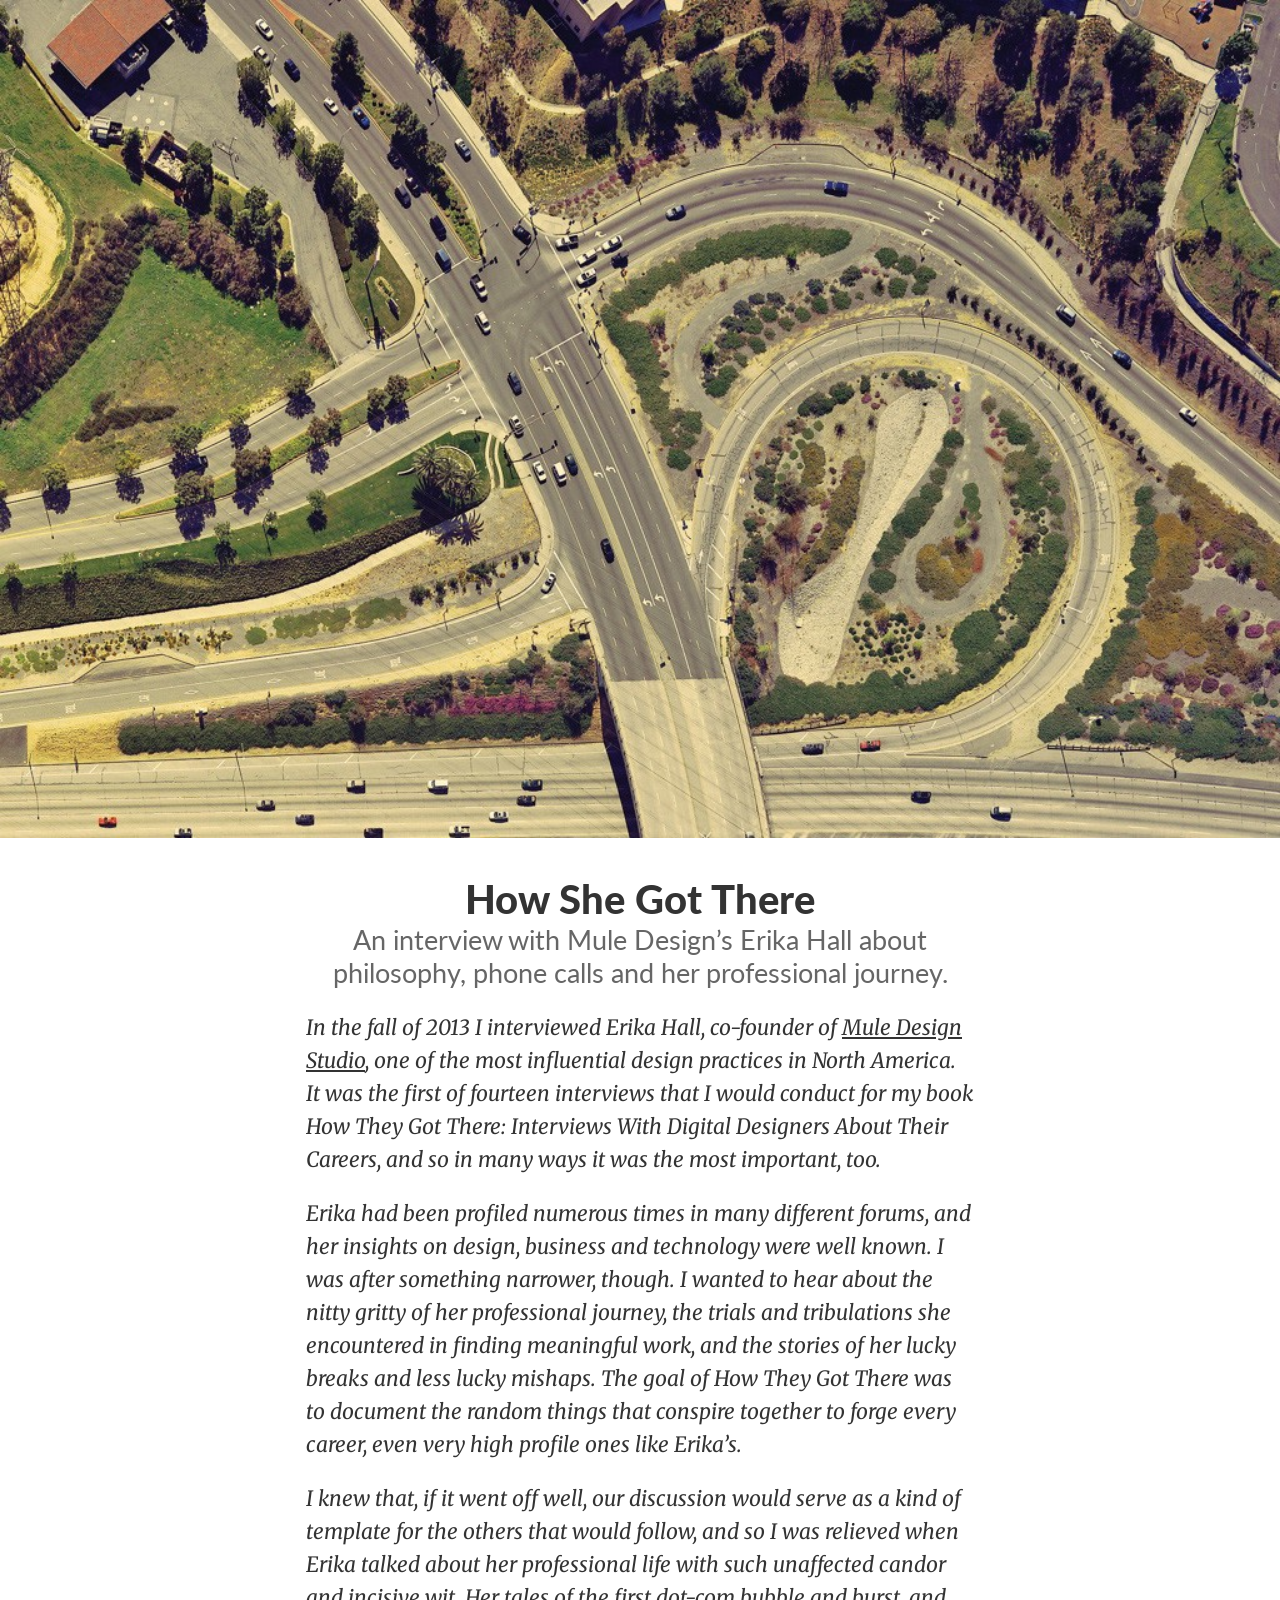
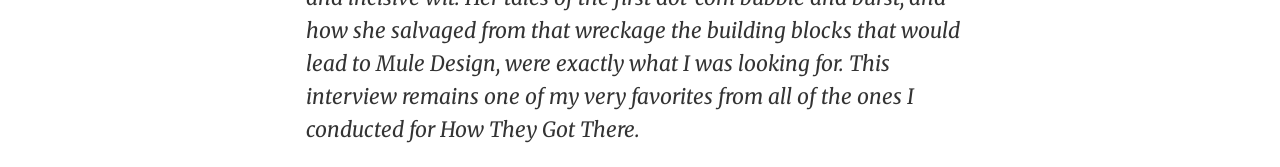
<file: 161018/index.html>
<!doctype html>
<html lang="en">
  <head>
    <title>Medium article</title>
    <meta charset="utf-8">
    <link href="https://fonts.googleapis.com/css?family=Lato" rel="stylesheet">
    <link href="https://fonts.googleapis.com/css?family=Merriweather" rel="stylesheet">
    <link href="style.css" rel="stylesheet">
  </head>
  <body>
    <img src="road.jpg" alt="crossroad">
    <article>
      <h1>How She Got There</h1>
      <h2>
        An interview with Mule Design’s Erika Hall about philosophy, phone calls and her professional journey.
      </h2>
      <p>
        <em>
          In the fall of 2013 I interviewed Erika Hall, co-founder of <a href="http://muledesign.com/">Mule Design Studio</a>, one of the most influential design practices in North America. It was the first of fourteen interviews that I would conduct for my book How They Got There: Interviews With Digital Designers About Their Careers, and so in many ways it was the most important, too.
        </em>
      </p>
      <p>
        <em>
          Erika had been profiled numerous times in many different forums, and her insights on design, business and technology were well known. I was after something narrower, though. I wanted to hear about the nitty gritty of her professional journey, the trials and tribulations she encountered in finding meaningful work, and the stories of her lucky breaks and less lucky mishaps. The goal of How They Got There was to document the random things that conspire together to forge every career, even very high profile ones like Erika’s.
        </em>
      </p>
      <p>
        <em>
          I knew that, if it went off well, our discussion would serve as a kind of template for the others that would follow, and so I was relieved when Erika talked about her professional life with such unaffected candor and incisive wit. Her tales of the first dot-com bubble and burst, and how she salvaged from that wreckage the building blocks that would lead to Mule Design, were exactly what I was looking for. This interview remains one of my very favorites from all of the ones I conducted for How They Got There.
        </em>
      </p>
    </article>
  </body>
</html>
</file>
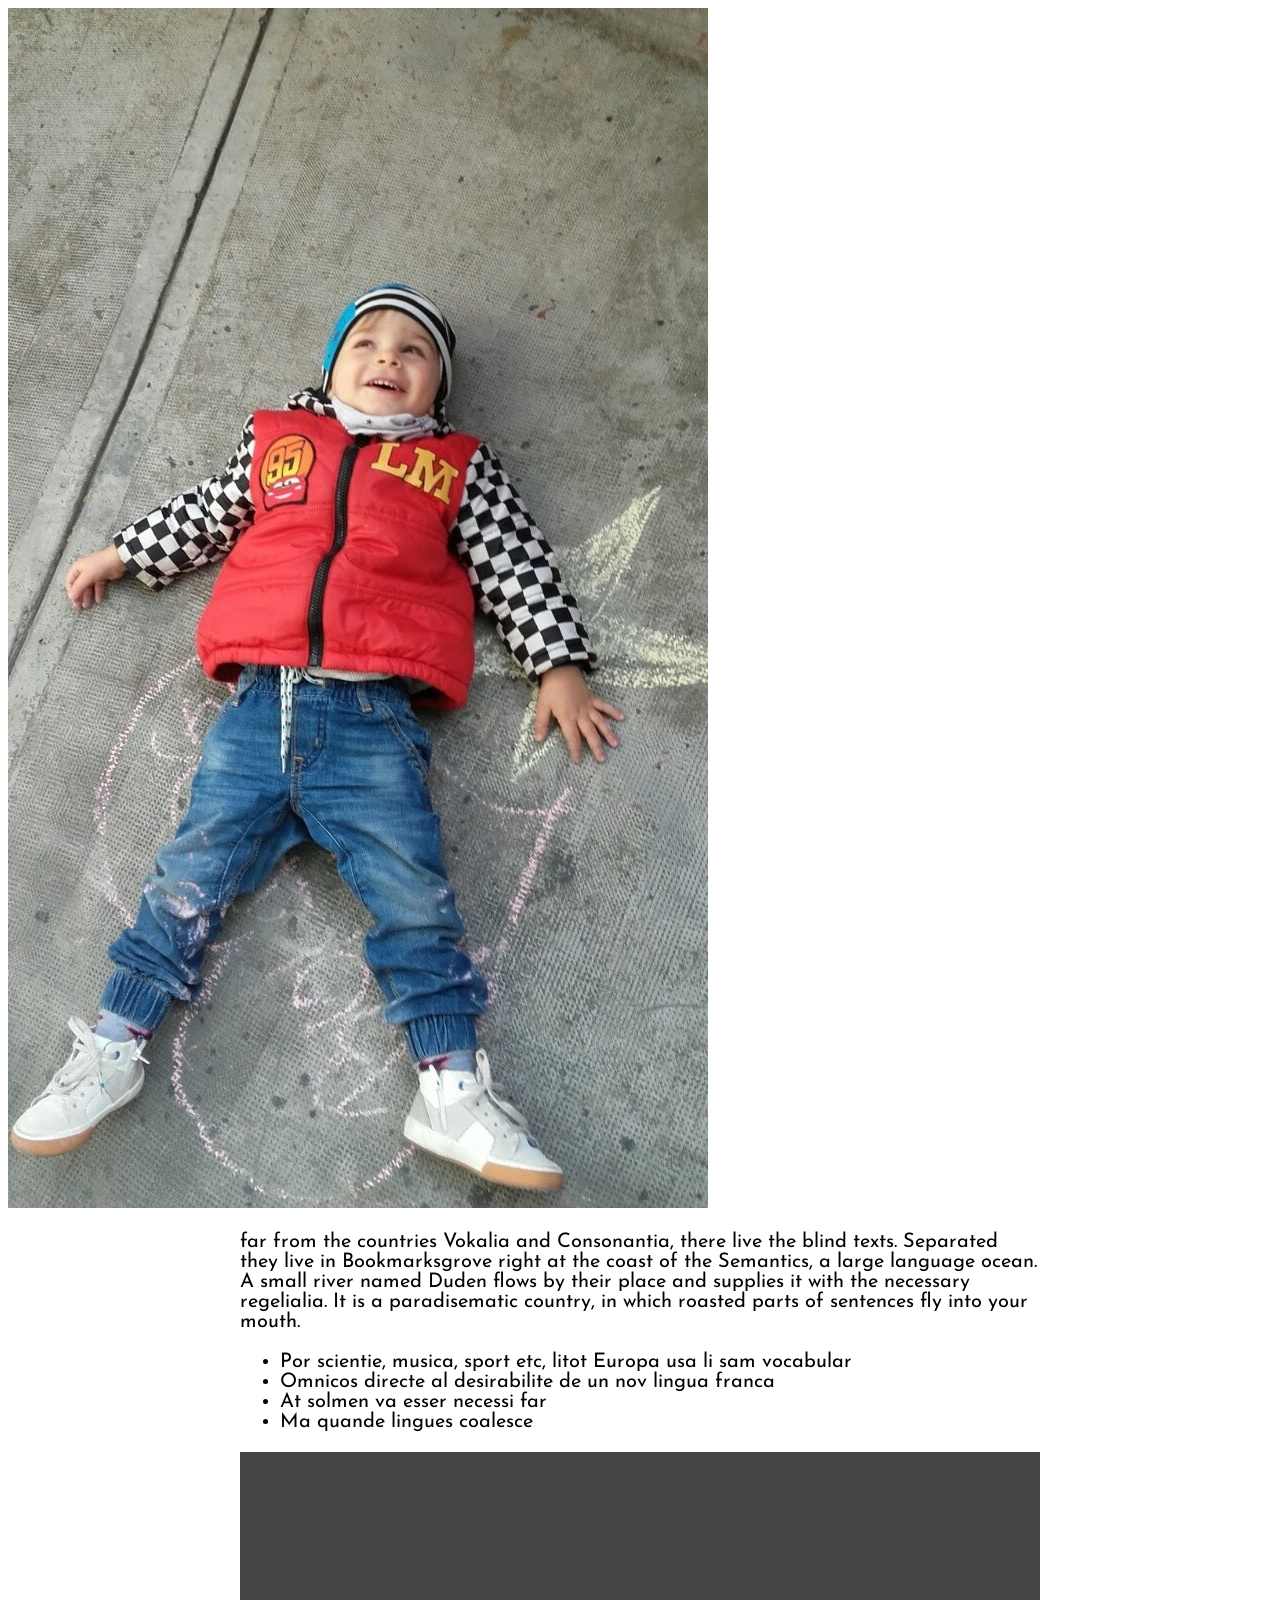
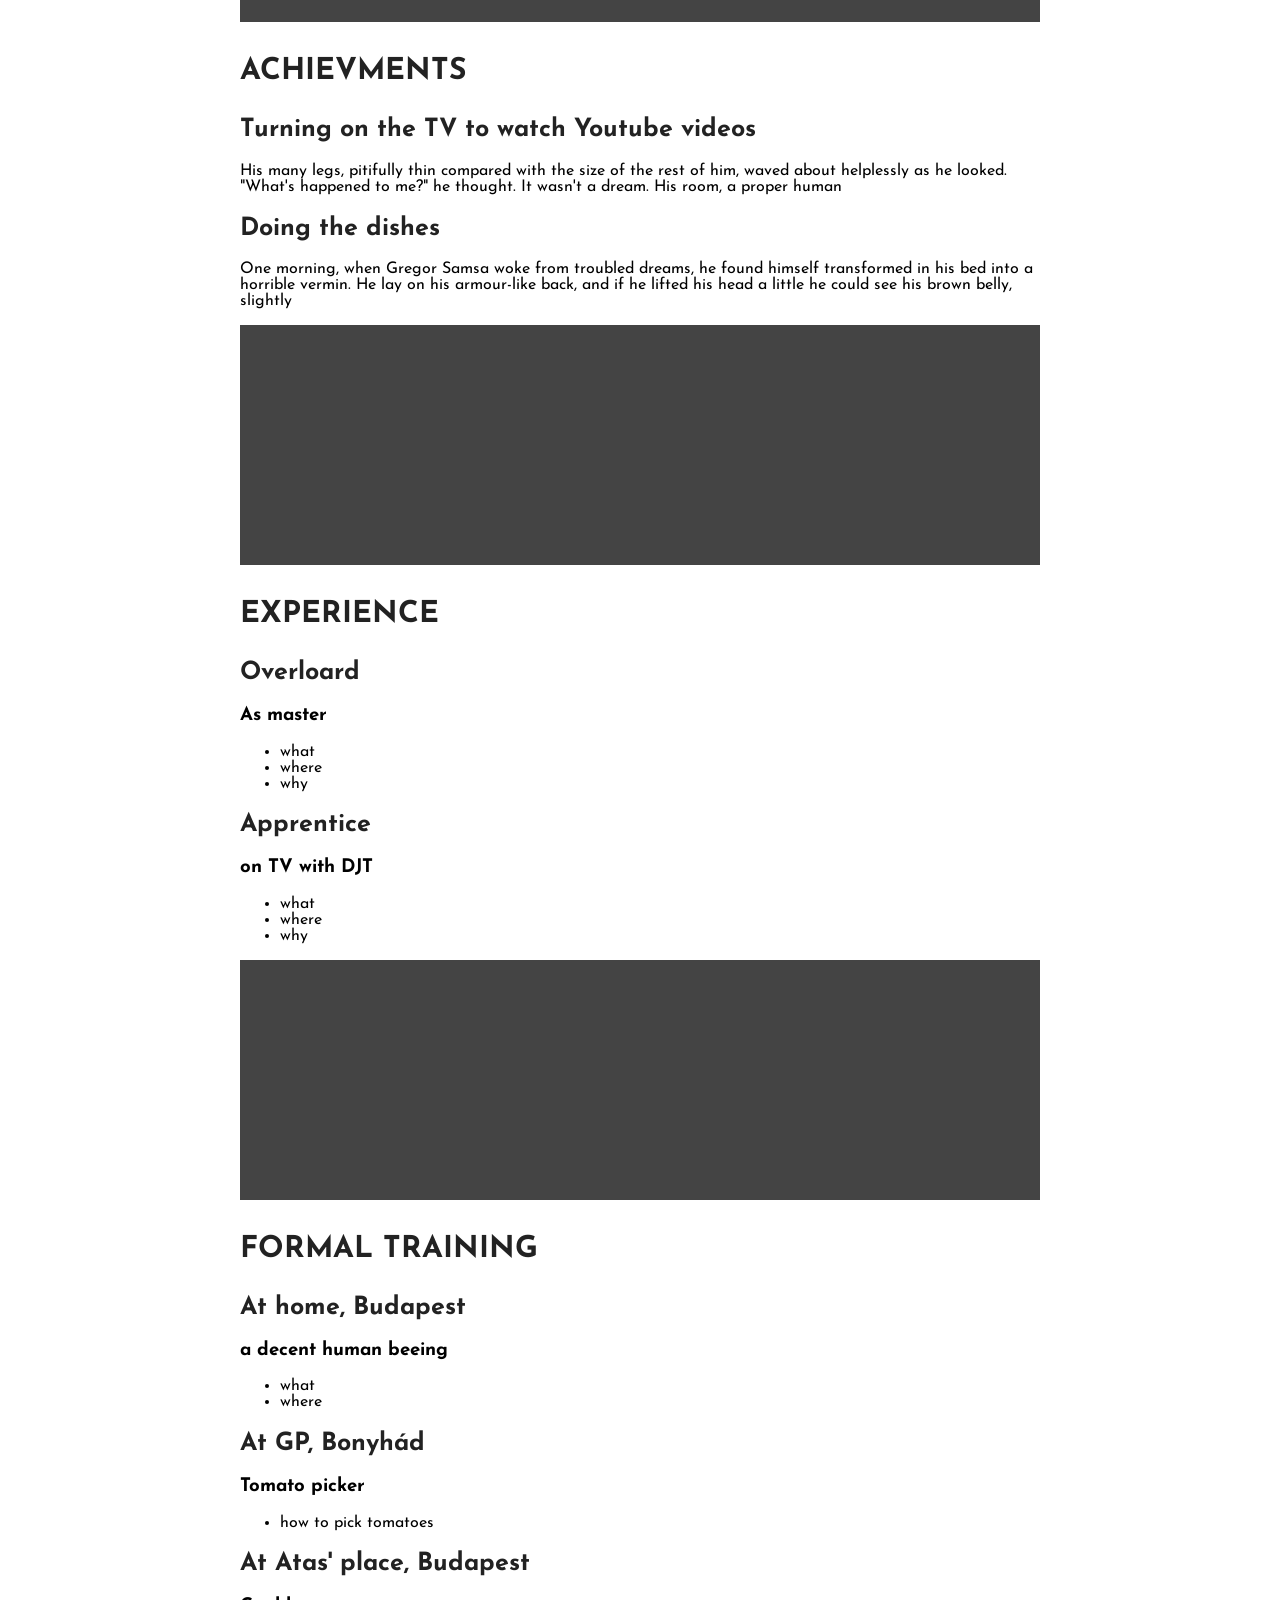
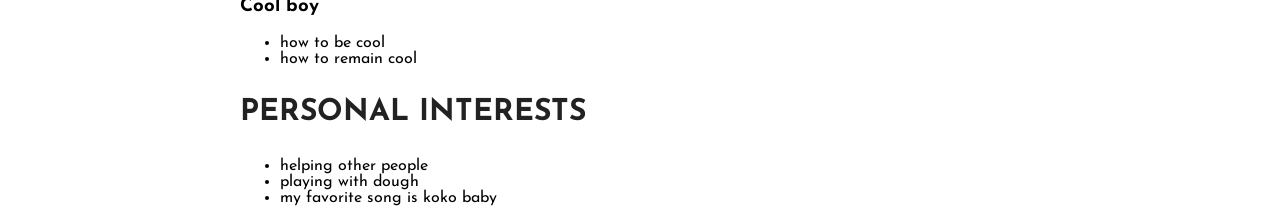
<file: 161021/cv/index.html>
<!doctype html>
<html lang="en">
  <head>
    <title>Nimi CV</title>
    <meta charset="utf-8">
    <link href="https://fonts.googleapis.com/css?family=Abril+Fatface|Josefin+Sans|Merriweather" rel="stylesheet">
    <link href="./style/style.css" rel="stylesheet">
  </head>
  <body>
    <header>
      <img class="top" src="./img/darklordr.jpg" alt="darklord">
    </header>
    <article>
      <section id="intro">
        <p><span class="bold>"Far far away, behind the word mountains, </span>far from the countries Vokalia and Consonantia, there live the blind texts. Separated they live in Bookmarksgrove right at the coast of the Semantics, a large language ocean. A small river named Duden flows by their place and supplies it with the necessary regelialia. It is a paradisematic country, in which roasted parts of sentences fly into your mouth.<P>
        <ul>
          <li>Por scientie, musica, sport etc, litot Europa usa li sam vocabular</li>
          <li>Omnicos directe al desirabilite de un nov lingua franca</li>
          <li>At solmen va esser necessi far </li>
          <li>Ma quande lingues coalesce </li>
        </ul>
      </section>
      <section id="achievments">
        <img src="./img/achievments.png" alt="achievments">
        <h1 class="big">Achievments</h1>
        <h2>Turning on the TV to watch Youtube videos</h2>
        <p>His many legs, pitifully thin compared with the size of the rest of him, waved about helplessly as he looked. "What's happened to me?" he thought. It wasn't a dream. His room, a proper human</p>
        <h2>Doing the dishes</h2>
        <p>One morning, when Gregor Samsa woke from troubled dreams, he found himself transformed in his bed into a horrible vermin. He lay on his armour-like back, and if he lifted his head a little he could see his brown belly, slightly</p>
      </section>
      <section id="experience">
        <img src="./img/experience.png" alt="experience">
        <h1 class="big">Experience</h1>
        <h2>Overloard</h2>
        <h3>As master</h3><ul>
          <li>what</li>
          <li>where</li>
          <li>why</li>
        </ul>
        <h2>Apprentice</h2>
        <h3>on TV with DJT</h3>
        <ul>
          <li>what</li>
          <li>where</li>
          <li>why</li>
        </ul>
      </section>
      <section id="training">
        <img src="./img/training.png" alt="training">
        <h1 class="big">Formal training</h1>
        <h2>At home, Budapest</h2>
        <h3>a decent human beeing</h3>
        <ul>
          <li>what</li>
          <li>where</li>
        </ul>
        <h2>At GP, Bonyhád</h2>
        <h3>Tomato picker</h3>
        <ul>
          <li>how to pick tomatoes</li>
        </ul>
        <h2>At Atas' place, Budapest</h2>
        <h3>Cool boy</h3>
        <ul>
          <li>how to be cool</li>
          <li>how to remain cool</li>
        </ul>
      </section>
      <section id="personal">
        <h1 class="pi">Personal Interests</h1>
        <ul>
          <li>helping other people</li>
          <li>playing with dough</li>
          <li>my favorite song is koko baby</li>
        </ul>
      </section>
    </article>
  </body>
</html>
</file>
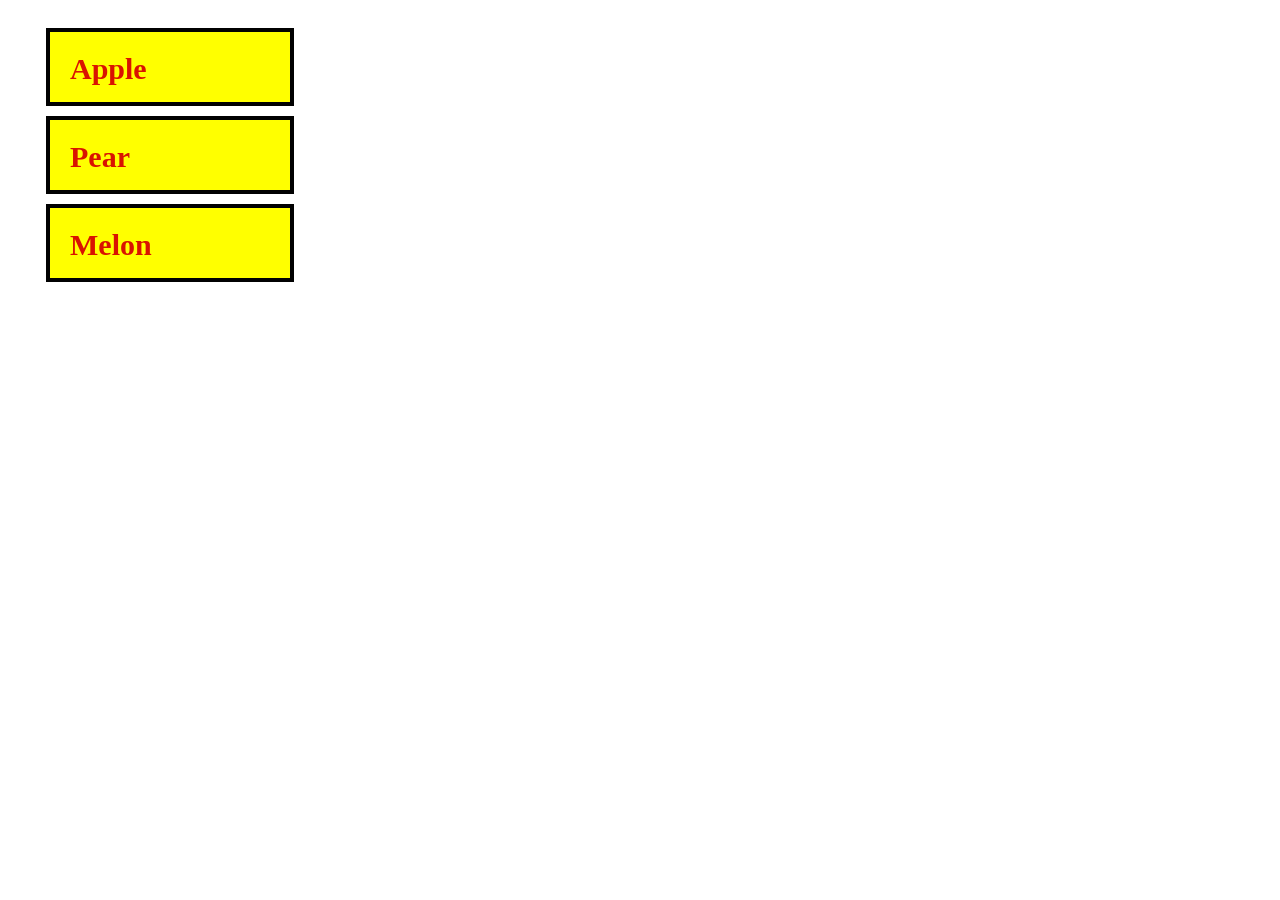
<file: 161020/excercise1/excercise1.html>
<!doctype html>
<html lang="en">
  <head>
    <title>Excercise 1</title>
    <meta charset="utf-8">
    <link href="https://fonts.googleapis.com/css?family=Roboto+Slab:400,700" rel="stylesheet">
    <link href="excercise1.css" rel="stylesheet">
  </head>
  <body>
    <section id:boxes>
      <p class="box">Apple</p>
      <p class="box">Pear</p>
      <p class="box">Melon</p>
    </section>
  </body>
</html>
</file>
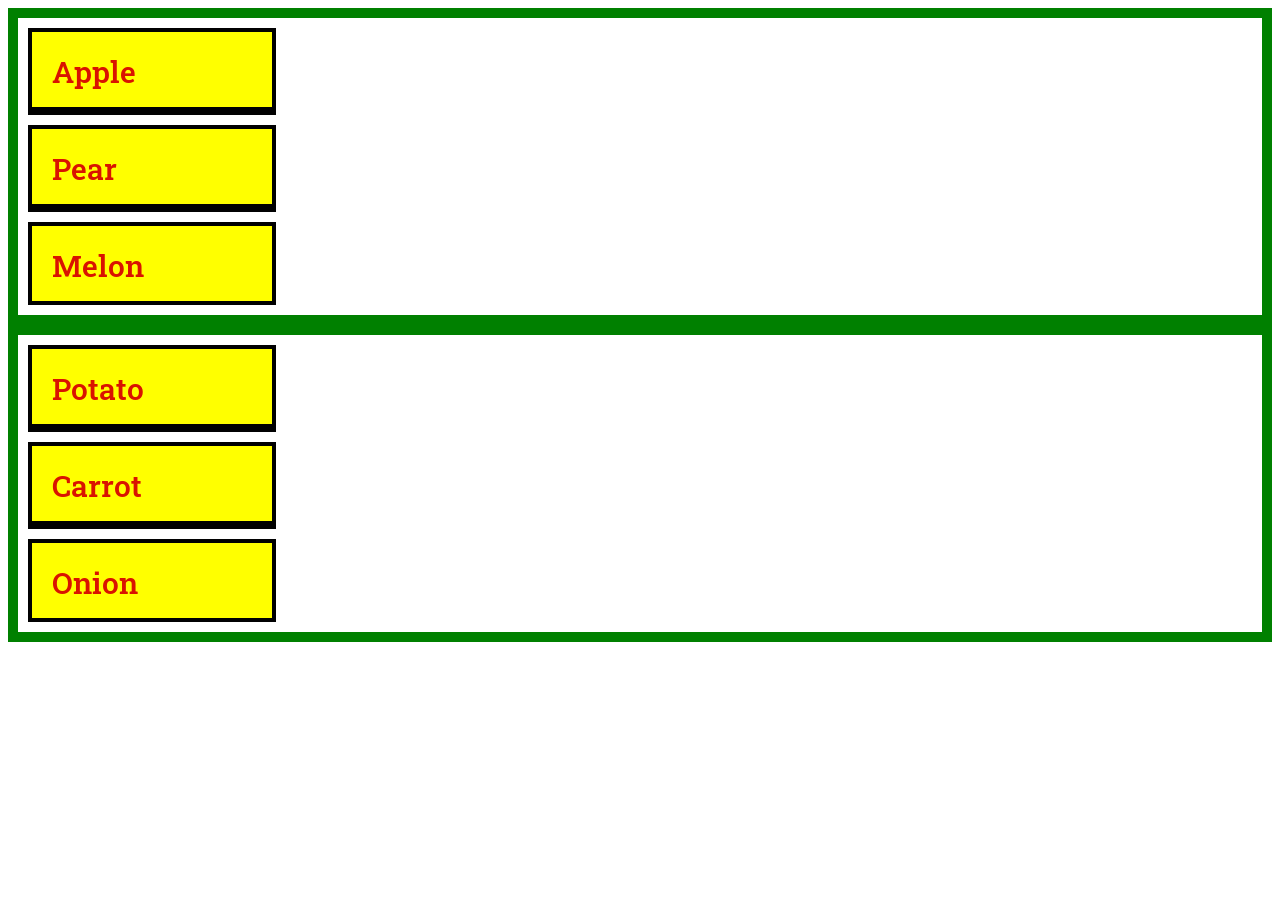
<file: 161020/excercise2/excercise2.html>
<!doctype html>
<html lang="en">
  <head>
    <title>Excercise 2</title>
    <meta charset="utf-8">
    <link href="https://fonts.googleapis.com/css?family=Roboto_slab" rel="stylesheet">
    <link href="excercise2.css" rel="stylesheet">
  </head>
  <body>
    <section id:boxes1>
      <p class="box">Apple</p>
      <p class="box">Pear</p>
      <p class="box1">Melon</p>
    </section>
    <section id:boxes2>
      <p class="box">Potato</p>
      <p class="box">Carrot</p>
      <p class="box1">Onion</p>
  </body>
</html>
</file>
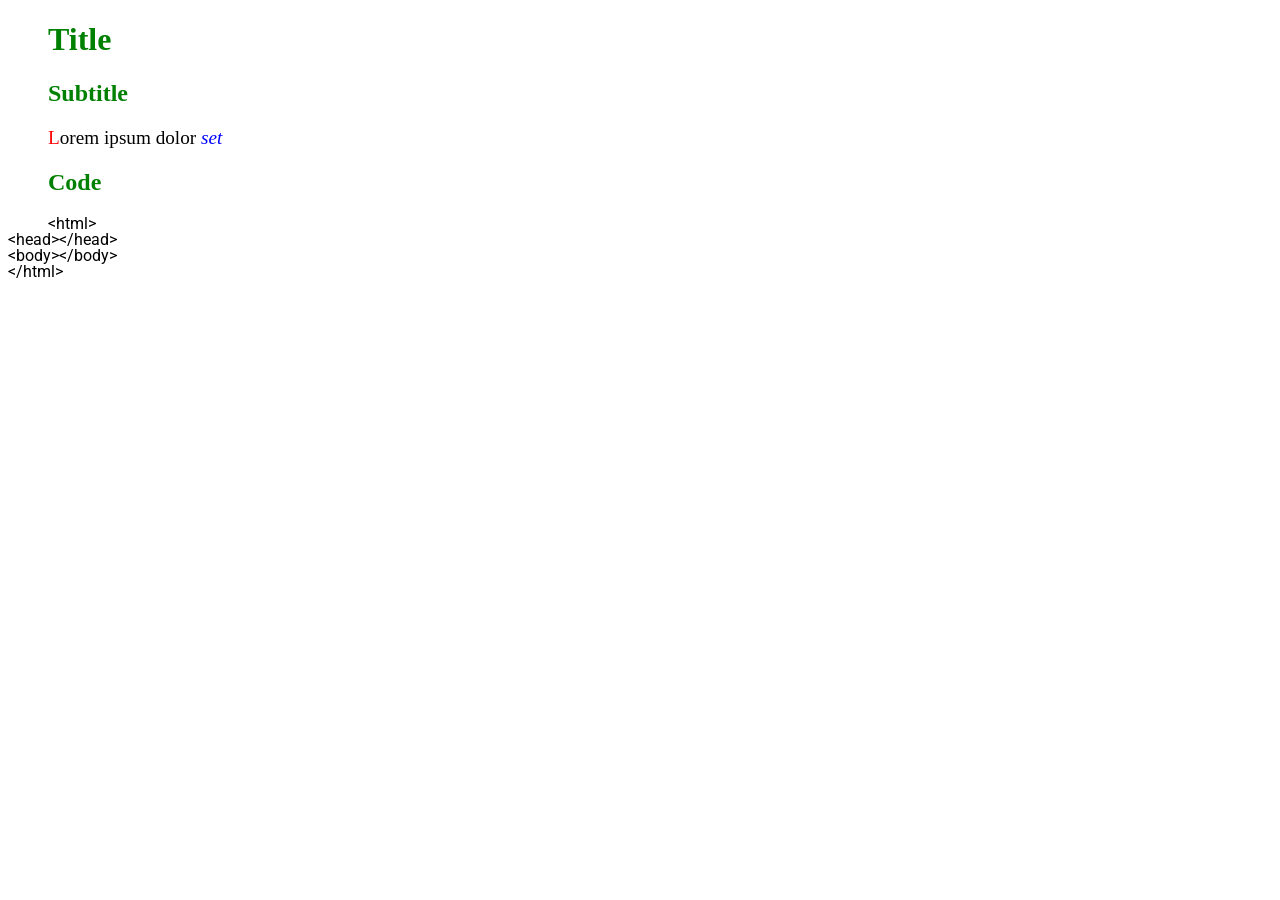
<file: 161020/excercise4/excercise4.html>
<!doctype html>
<html lang="en">
  <head>
    <title>Excercise 4</title>
    <meta charset="utf-8">
    <link href="https://fonts.googleapis.com/css?family=Roboto+Slab:400,700" rel="stylesheet">
    <link href="https://fonts.googleapis.com/css?family=Roboto" rel="stylesheet">
    <link href="excercise4.css" rel="stylesheet">
  </head>
  <body>
    <h1>Title</h1>
    <h2>Subtitle</h2>
    <p class="lorem"><span class="red">L</span>orem ipsum dolor <em><span class="blue">set</span></em></p>
    <h2>Code</h2>
    <section>
      <p>&lt;html&gt;<br>
      <span class="tab">&lt;head&gt;&lt;/head&gt;</span><br>
      <span class="tab">&lt;body&gt;&lt;/body&gt;</span><br>
      &lt;/html&gt;</p>
    </section>
  </body>
</html>
</file>
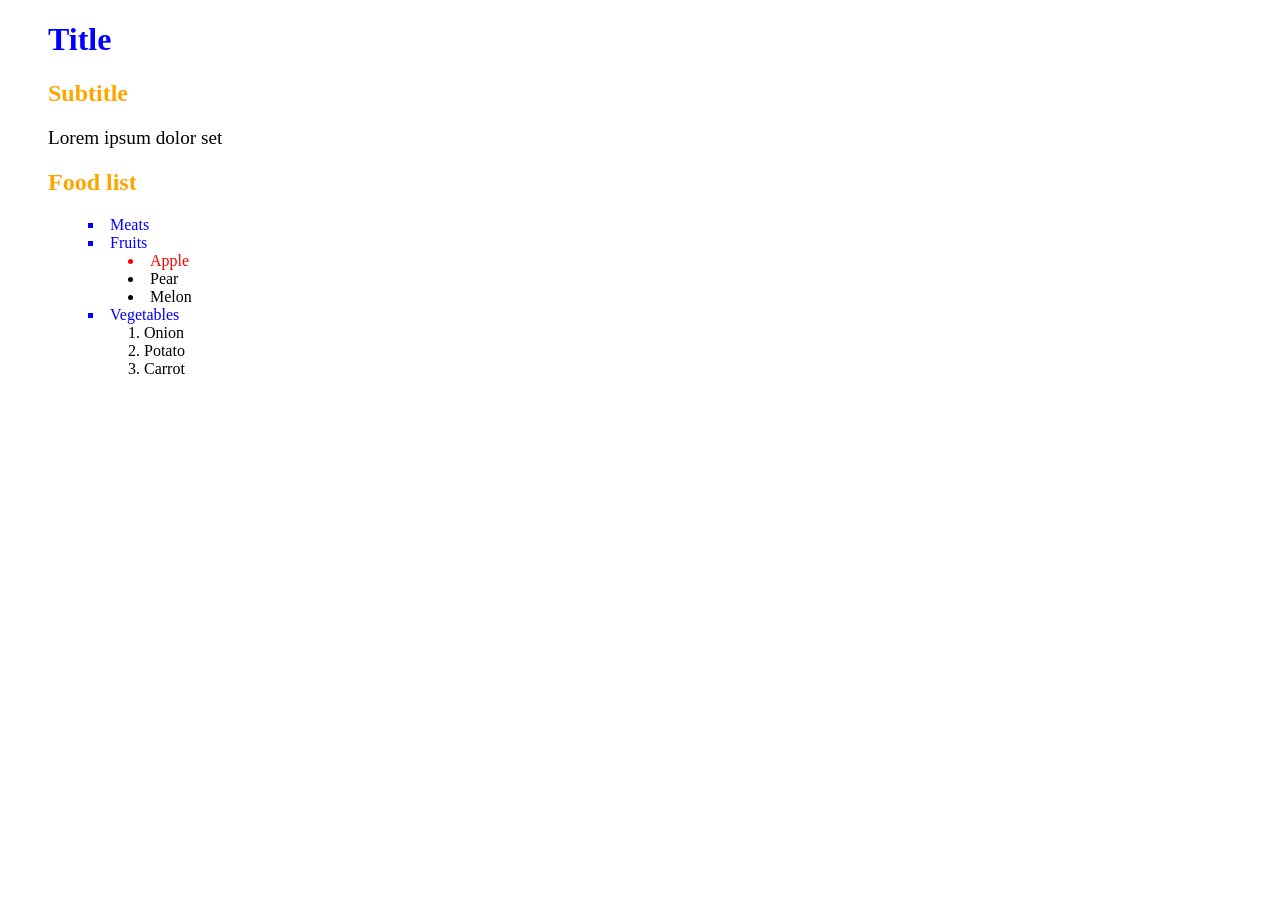
<file: 161020/excercise5/excercise5.html>
<!doctype html>
<html lang="en">
  <head>
    <title>Excercise 5</title>
    <meta charset="utf-8">
    <link href="https://fonts.googleapis.com/css?family=Roboto+Slab:400,700" rel="stylesheet">
    <link href="https://fonts.googleapis.com/css?family=Roboto" rel="stylesheet">
    <link href="excercise5.css" rel="stylesheet">
  </head>
  <body>
    <h1>Title</h1>
    <h2>Subtitle</h2>
    <p class="lorem">Lorem ipsum dolor set</p>
    <h2>Food list</h2>
    <ul class="blue">
      <li>Meats</li>
      <li>Fruits</li>
      <ul><li class="red">Apple</li>
      <li class="blackd">Pear</li>
      <li class="blackd">Melon</li></ul>
      <li>Vegetables</li>
      <ol><li class="black">Onion</li>
      <li class="black">Potato</li>
      <li class="black">Carrot</li></ol>
    </ul>

  </body>
</html>
</file>
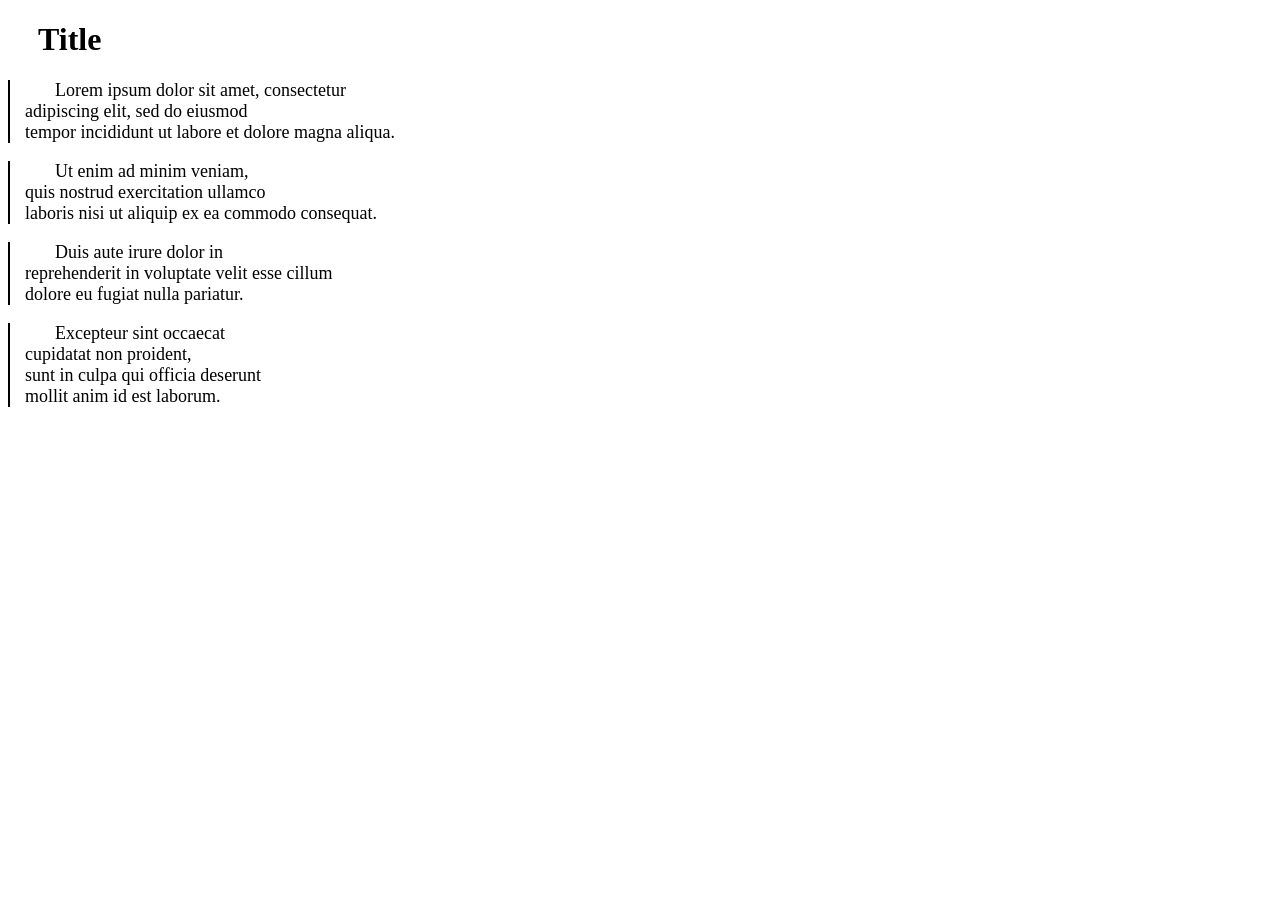
<file: 161020/excercise6/excercise6.html>
<!doctype html>
<html lang="en">
  <head>
    <title>Excercise 4</title>
    <meta charset="utf-8">
    <link href="https://fonts.googleapis.com/css?family=Roboto+Slab:400,700" rel="stylesheet">
    <link href="excercise6.css" rel="stylesheet">
  </head>
  <body>
    <h1>Title</h1>
      <p>Lorem ipsum dolor sit amet, consectetur <br>
      adipiscing elit, sed do eiusmod <br>
      tempor incididunt ut labore et dolore magna aliqua. </p>
      <p>Ut enim ad minim veniam, <br>
      quis nostrud exercitation ullamco <br>
      laboris nisi ut aliquip ex ea commodo consequat. </p>
      <p>Duis aute irure dolor in <br>
      reprehenderit in voluptate velit esse cillum <br>
      dolore eu fugiat nulla pariatur.</p>
      <p>Excepteur sint occaecat <br>
      cupidatat non proident, <br>
      sunt in culpa qui officia deserunt <br>
      mollit anim id est laborum.</p>
  </body>
</html>
</file>
<file: 161018/style.css>
/* komment */
body {
  color: #333333;
  font-family: 'Merriweather', serif;
  margin: 0;
}

img {
  width: 100%;
}

article {
  margin-left: auto;
  margin-right: auto;
  max-width: 668px;
}

h1,
h2 {
    font-family: 'Lato', sans-serif;
    text-align: center;
}

h1 {
  font-size: 40px;
  font-weight: 900;
  margin-bottom: 0;
}

h2 {
  color: #666666;
  font-size: 27px;
  font-weight: normal;
  margin-top: 0;
}

p {
  font-size: 21px;
  line-height: 33px;
}

a {
  color: #333333;
}
</file>
<file: 161021/cv/style/style.css>
/*header*/

.top {
  width: "100%";
  margin-left: auto;
  margin-right: auto;
}

/*article*/

article {
  font-family: 'Josefin Sans', sans-serif;
  margin-left: auto;
  margin-right: auto;
  width: 800px;
  font-size: 16px
  text-indent: 20px;
}

h1 {
  text-transform: uppercase;;
  color: #222222;
  font-size: 30px;
}

.pi h1 {
  border-top: solid, #000000, 3px;
}

h2 {
  color: #222222;
  font-size: 25px;
}

h3 {
  font: Merriweather, 15px, italic;
}

#intro {
  font-size: 20px;
  text-indent: 40px line;
}

.bold span {
  font: bold;
}
</file>
<file: 161020/excercise1/excercise1.css>
p {
  align: left;
  color: #d91300;
  font-family: 'Roboto_slab', 'Times', serif;
  font-weight: 550;
  font-size: 30px;
  padding-top: 20px;
  padding-bottom: 16px;
  padding-left: 20px;
  padding-right: 16px;
  width: 204px;
  background-color: #ffff00;
  border-style: solid;
  border-width: 4px;
  border-color: #010101;
  margin: 10px;
}

section {
  padding-top: 10px;
  padding-left: 28px;
  padding-right: 30px;
  padding-bottom: 30px;
}
</file>
<file: 161020/excercise2/excercise2.css>
p {
  align: left;
  color: #d91300;
  font-family: 'Roboto_slab', 'Times', serif;
  font-weight: 550;
  font-size: 30px;
  padding-top: 20px;
  padding-bottom: 16px;
  padding-left: 20px;
  padding-right: 16px;
  width: 204px;
  background-color: #ffff00;
  border-style: solid;
  border-width: 4px;
  border-color: #010101;
  margin: 10px;
}

p.box {
  border-bottom-width: 8px;
}
p.box1 {
  border-bottom-width: 4px;
}
section {
  padding: 0px;
  border-style: solid;
  border-color: #008000;
  border-width: 10px;

}
</file>
<file: 161020/excercise4/excercise4.css>
body {
  text-indent: 40px
}
h1,h2 {
  color: #008000;
}
p.lorem {
  font-size: larger;
}
span.blue {
  color: blue;
}
span.red {
  color: red;
}
section {
  font-family: Roboto, sans-serif;

  line-height: 1;
}
span.tab {
  text-indent: 60px
}
</file>
<file: 161020/excercise5/excercise5.css>
body {
  text-indent: 40px
}
h1,h2 {
  color: blue;
}
h2 {
  color: orange;
}
p.lorem {
  font-size: larger;
}
ul.blue {
  color: blue;
  list-style-position: inside;
  list-style-type: square;
}
li.red {
  color: red;
  list-style-position: inside;
  list-style-type: disc;
  padding: 0px;
}
li.blackd {
  color: black;
  list-style-position: inside;
  list-style-type: disc;
  padding: 0px;
}
li.black {
  color: black;
  list-style-position: inside;
}
</file>
<file: 161020/excercise6/excercise6.css>
body {
  text-indent: 30px;
}
p {
  font-size: 18px;
  padding-left: 15px;
  border: solid;
  border-left-width: 2px;
  border-right-width: 0px;
  border-top-width: 0px;
  border-bottom-width: 0px;
}
br {
  text-indent: 30px;
}
</file>
